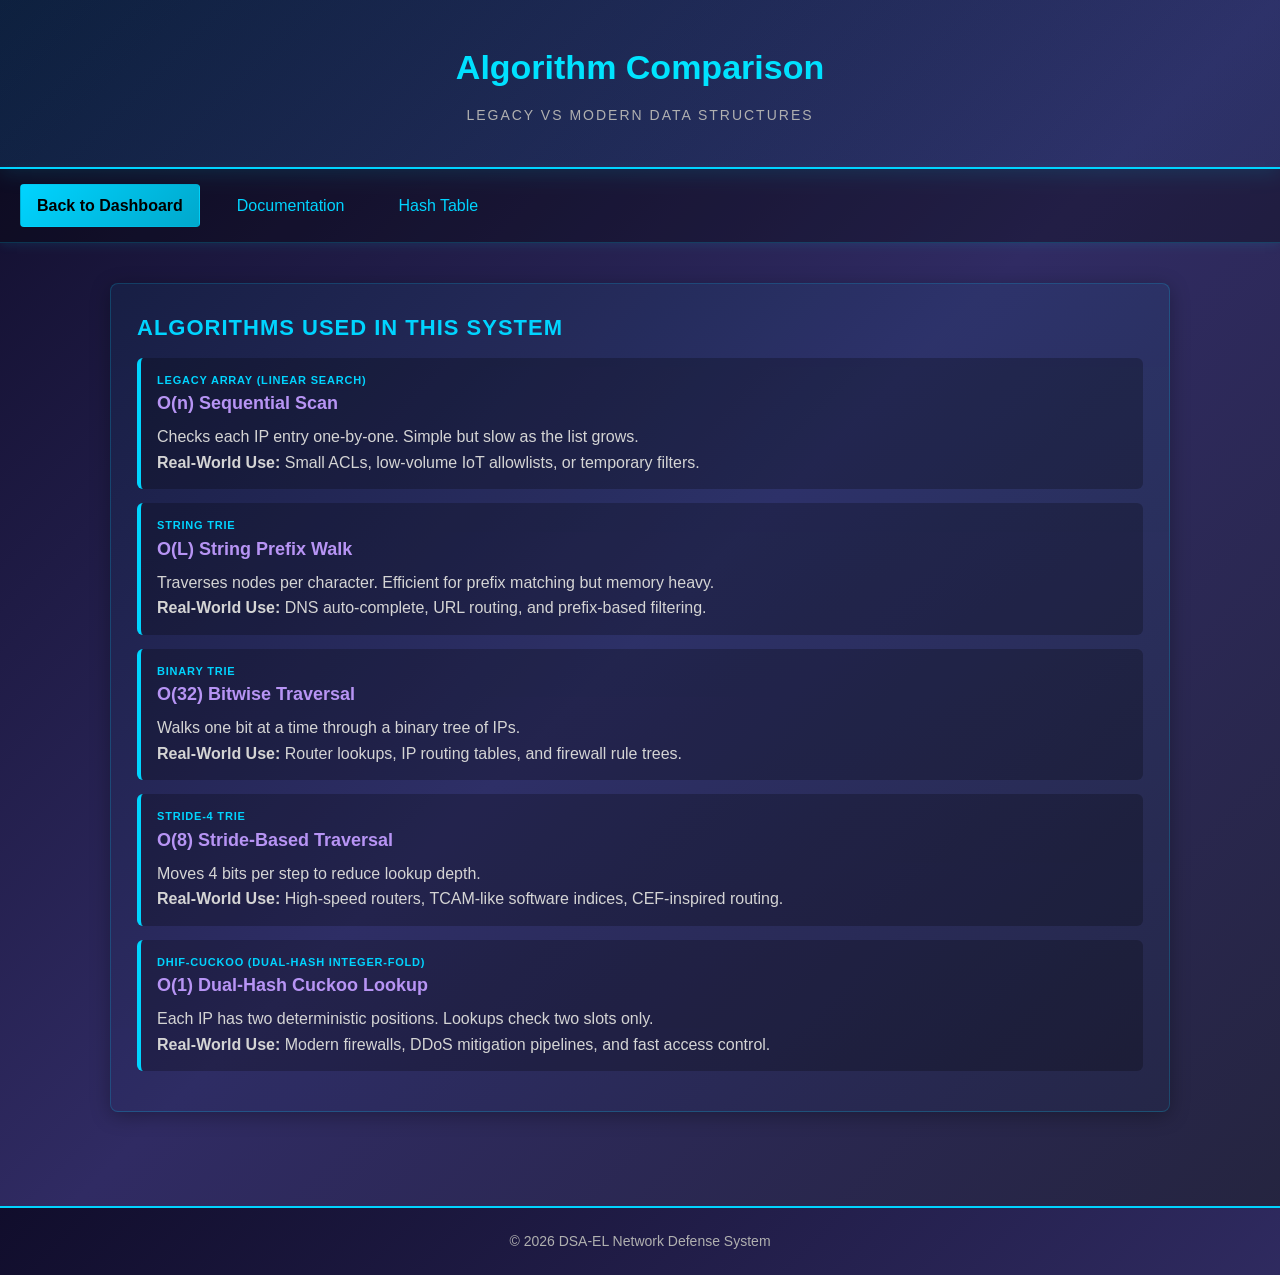
<file: templates/comparision.html>
<!DOCTYPE html>
<html lang="en">
<head>
    <meta charset="UTF-8">
    <meta name="viewport" content="width=device-width, initial-scale=1.0">
    <title>Algorithm Comparison - DSA-EL</title>
    <style>
        * { margin: 0; padding: 0; box-sizing: border-box; }
        body {
            font-family: 'Segoe UI', Tahoma, Geneva, Verdana, sans-serif;
            background: linear-gradient(135deg, #0f0c29, #302b63, #24243e);
            color: #e0e0e0;
            line-height: 1.6;
            min-height: 100vh;
        }
        .header {
            background: linear-gradient(135deg, rgba(0, 212, 255, 0.1), rgba(0, 150, 200, 0.05));
            border-bottom: 2px solid #00d4ff;
            padding: 40px 20px;
            text-align: center;
            box-shadow: 0 4px 20px rgba(0, 212, 255, 0.2);
        }
        .header h1 {
            font-size: 34px;
            margin-bottom: 10px;
            font-weight: 700;
            background: linear-gradient(90deg, #00d4ff, #00e5ff, #00d4ff);
            -webkit-background-clip: text;
            -webkit-text-fill-color: transparent;
            background-clip: text;
        }
        .header p {
            font-size: 14px;
            color: #b0b0b0;
            text-transform: uppercase;
            letter-spacing: 2px;
        }
        .nav {
            background: rgba(0, 0, 0, 0.3);
            padding: 15px 20px;
            box-shadow: 0 2px 10px rgba(0, 212, 255, 0.1);
            display: flex;
            gap: 20px;
            align-items: center;
            border-bottom: 1px solid rgba(0, 212, 255, 0.2);
        }
        .nav a { color: #00d4ff; text-decoration: none; padding: 8px 16px; border-radius: 4px; transition: all 0.3s ease; font-weight: 500; border: 1px solid transparent; }
        .nav a:hover { background: rgba(0, 212, 255, 0.1); border-color: #00d4ff; box-shadow: 0 6px 16px rgba(0, 0, 0, 0.45); transform: translateY(-2px); }
        .nav a.home-btn { background: linear-gradient(135deg, #00d4ff, #00a8cc); color: #000; font-weight: 600; }
        .nav a.home-btn:hover { background: linear-gradient(135deg, #00e5ff, #00b3d9); }
        .container { max-width: 1100px; margin: 0 auto; padding: 40px 20px; }
        .section {
            background: linear-gradient(180deg, rgba(0, 212, 255, 0.05), rgba(0, 100, 150, 0.03));
            padding: 26px;
            margin-bottom: 24px;
            border-radius: 8px;
            border: 1px solid rgba(0, 212, 255, 0.2);
            box-shadow: 0 4px 20px rgba(0, 0, 0, 0.3);
        }
        .section h2 { color: #00d4ff; font-size: 22px; margin-bottom: 12px; text-transform: uppercase; letter-spacing: 1px; }
        .algo {
            border-left: 4px solid #00d4ff;
            padding: 14px 16px;
            margin-bottom: 14px;
            background: rgba(0, 0, 0, 0.25);
            border-radius: 6px;
        }
        .algo h3 { color: #b794f4; font-size: 18px; margin-bottom: 6px; }
        .algo p { color: #d4d4d4; }
        .label { color: #00d4ff; font-weight: 700; text-transform: uppercase; font-size: 11px; letter-spacing: 0.8px; }
        .footer { background: linear-gradient(135deg, rgba(15, 12, 41, 0.95), rgba(48, 43, 99, 0.9)); color: #b0b0b0; text-align: center; padding: 22px; margin-top: 30px; border-top: 2px solid #00d4ff; font-size: 14px; }
    </style>
</head>
<body>
    <div class="header">
        <h1>Algorithm Comparison</h1>
        <p>Legacy vs Modern Data Structures</p>
    </div>

    <div class="nav">
        <a href="/" class="home-btn">Back to Dashboard</a>
        <a href="/documentation">Documentation</a>
        <a href="/hashtable">Hash Table</a>
    </div>

    <div class="container">
        <div class="section">
            <h2>Algorithms Used in This System</h2>

            <div class="algo">
                <div class="label">Legacy Array (Linear Search)</div>
                <h3>O(n) Sequential Scan</h3>
                <p>Checks each IP entry one-by-one. Simple but slow as the list grows.</p>
                <p><strong>Real-World Use:</strong> Small ACLs, low-volume IoT allowlists, or temporary filters.</p>
            </div>

            <div class="algo">
                <div class="label">String Trie</div>
                <h3>O(L) String Prefix Walk</h3>
                <p>Traverses nodes per character. Efficient for prefix matching but memory heavy.</p>
                <p><strong>Real-World Use:</strong> DNS auto-complete, URL routing, and prefix-based filtering.</p>
            </div>

            <div class="algo">
                <div class="label">Binary Trie</div>
                <h3>O(32) Bitwise Traversal</h3>
                <p>Walks one bit at a time through a binary tree of IPs.</p>
                <p><strong>Real-World Use:</strong> Router lookups, IP routing tables, and firewall rule trees.</p>
            </div>

            <div class="algo">
                <div class="label">Stride-4 Trie</div>
                <h3>O(8) Stride-Based Traversal</h3>
                <p>Moves 4 bits per step to reduce lookup depth.</p>
                <p><strong>Real-World Use:</strong> High-speed routers, TCAM-like software indices, CEF-inspired routing.</p>
            </div>

            <div class="algo">
                <div class="label">DHIF-Cuckoo (Dual-Hash Integer-Fold)</div>
                <h3>O(1) Dual-Hash Cuckoo Lookup</h3>
                <p>Each IP has two deterministic positions. Lookups check two slots only.</p>
                <p><strong>Real-World Use:</strong> Modern firewalls, DDoS mitigation pipelines, and fast access control.</p>
            </div>
        </div>
    </div>

    <div class="footer">
        &copy; 2026 DSA-EL Network Defense System
    </div>
</body>
</html>
</file>
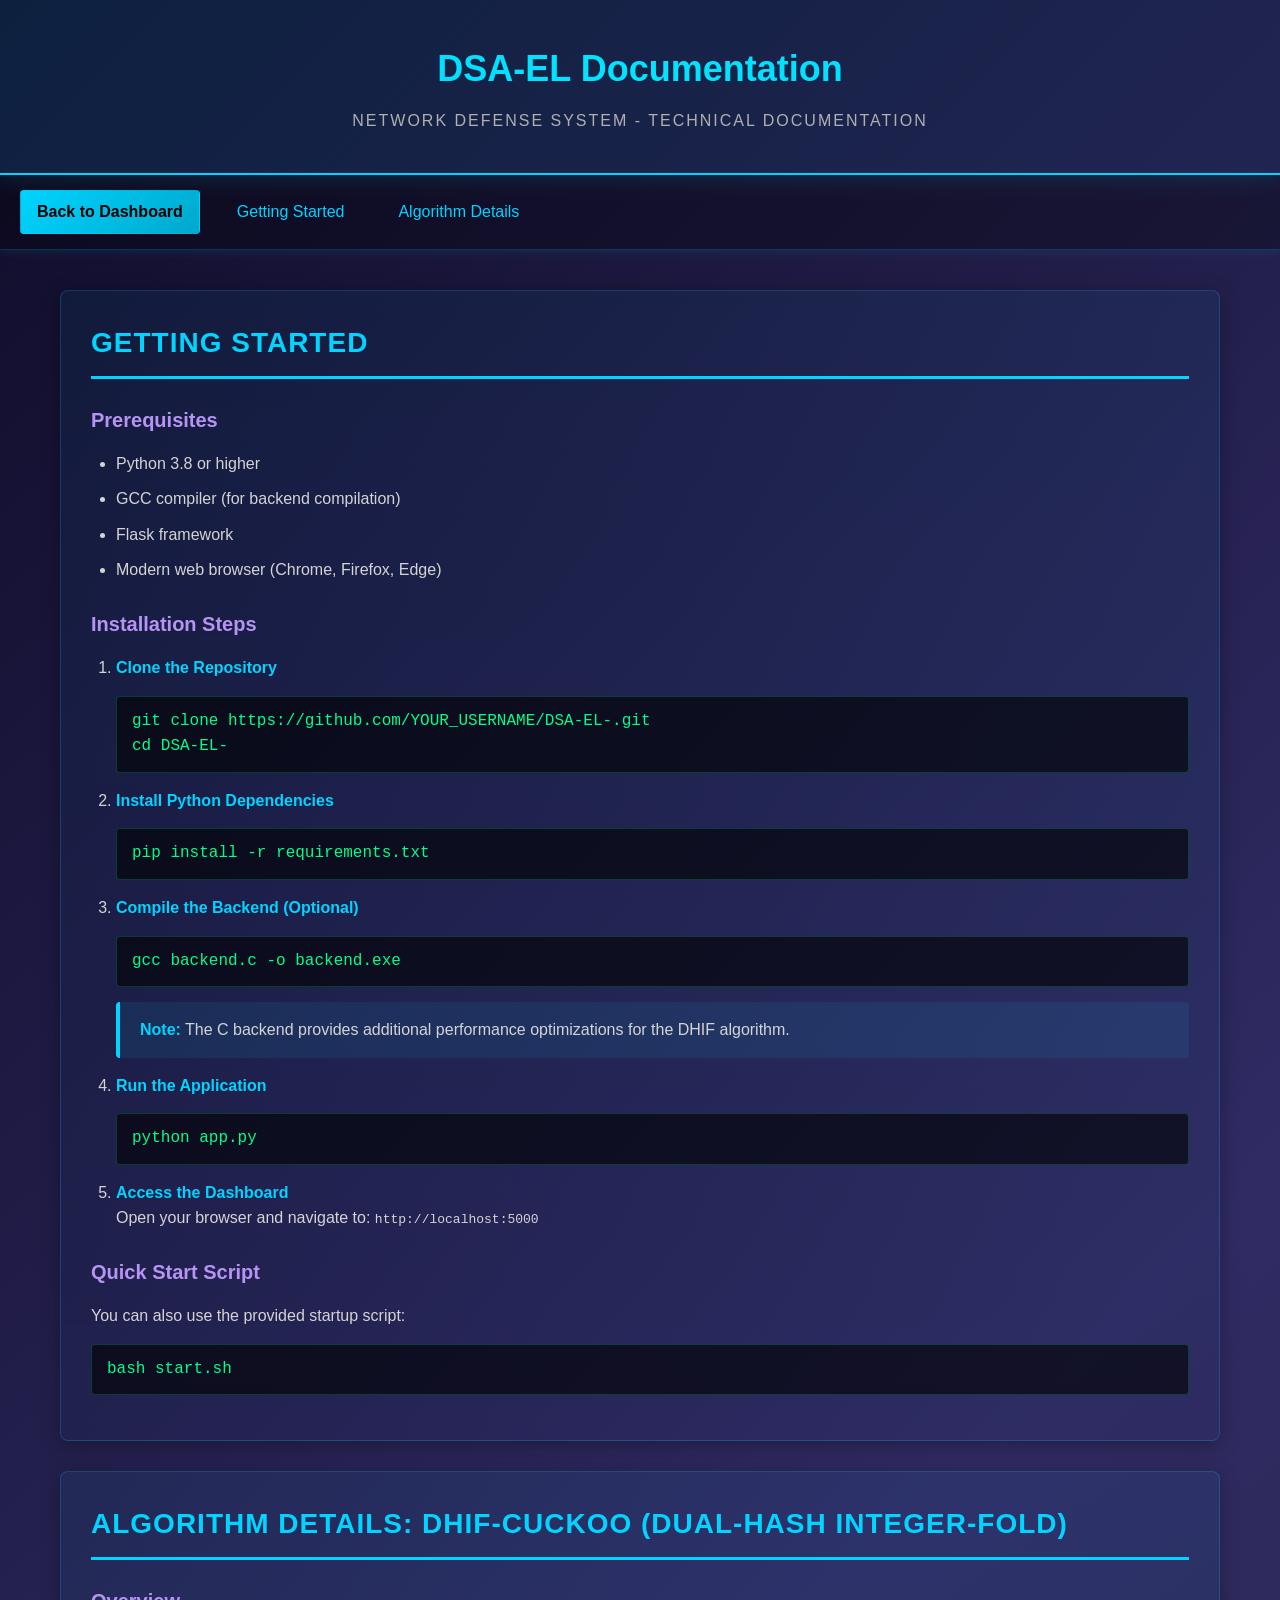
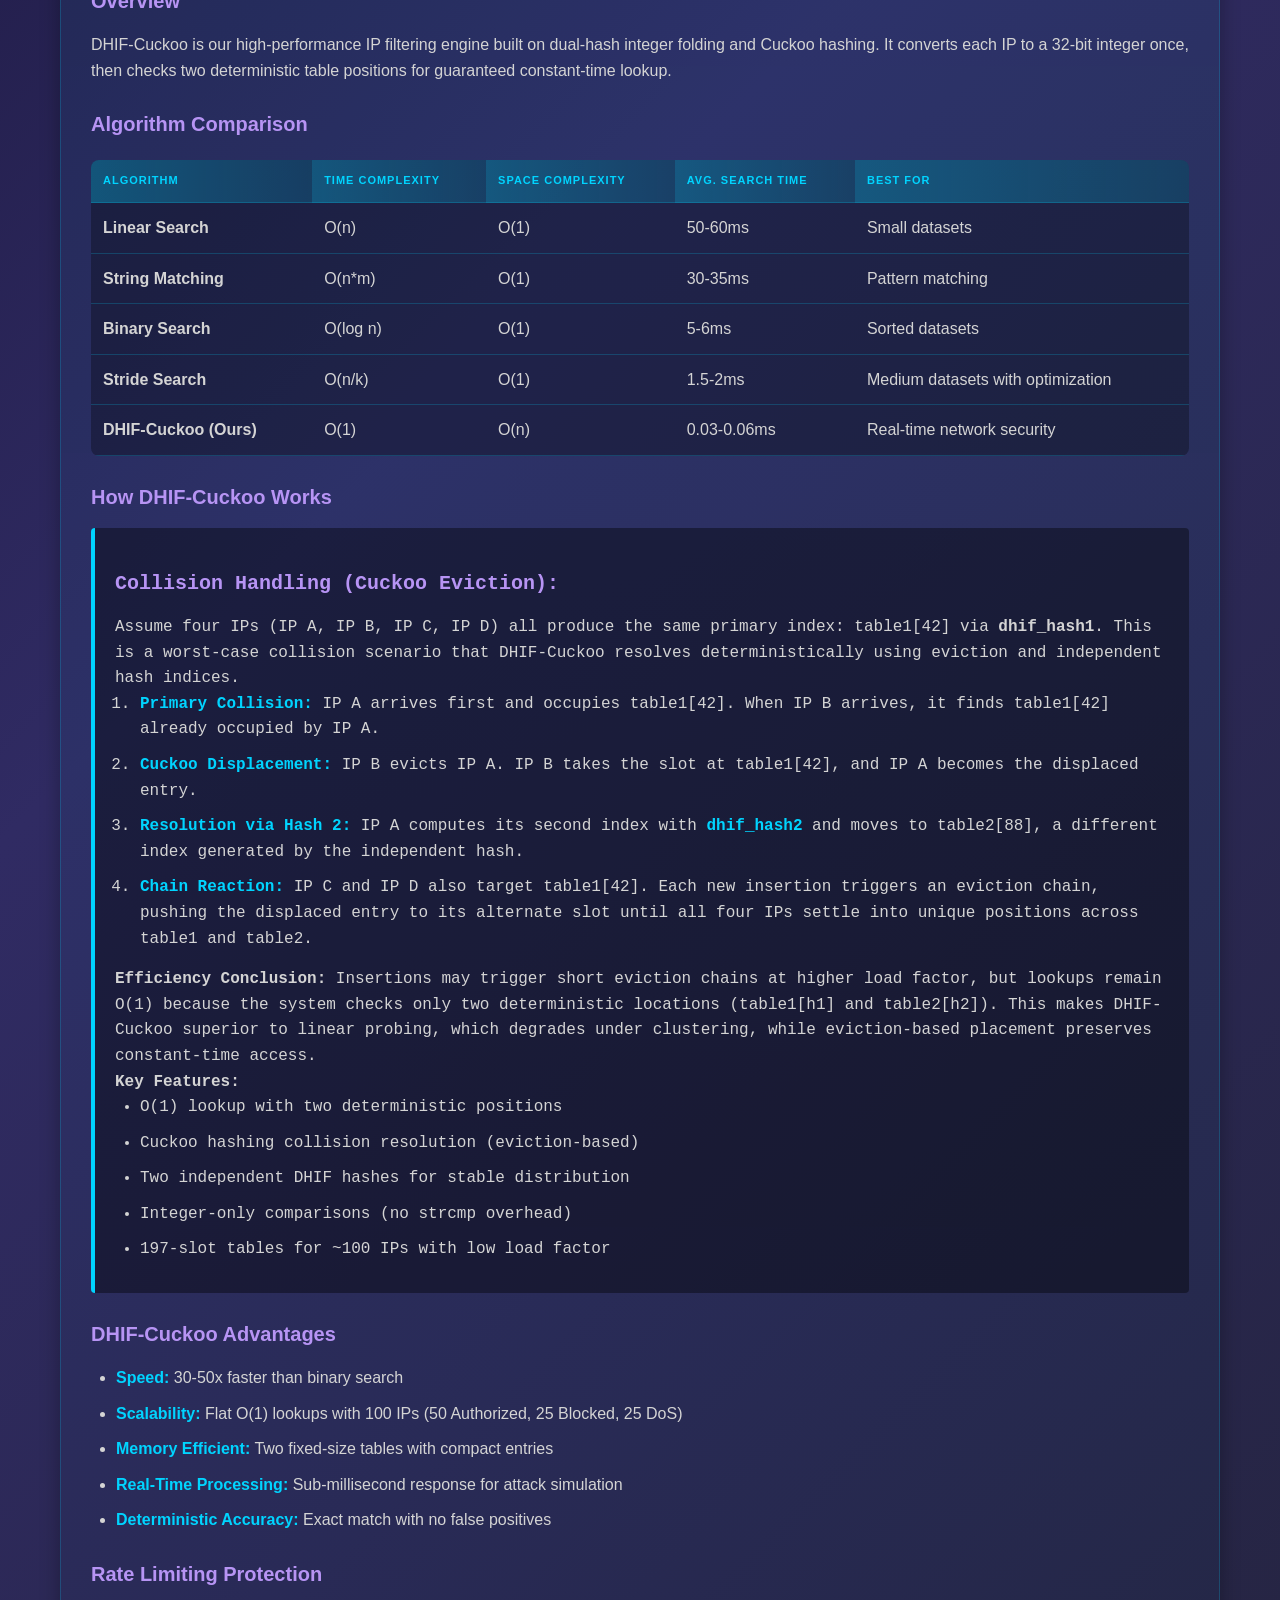
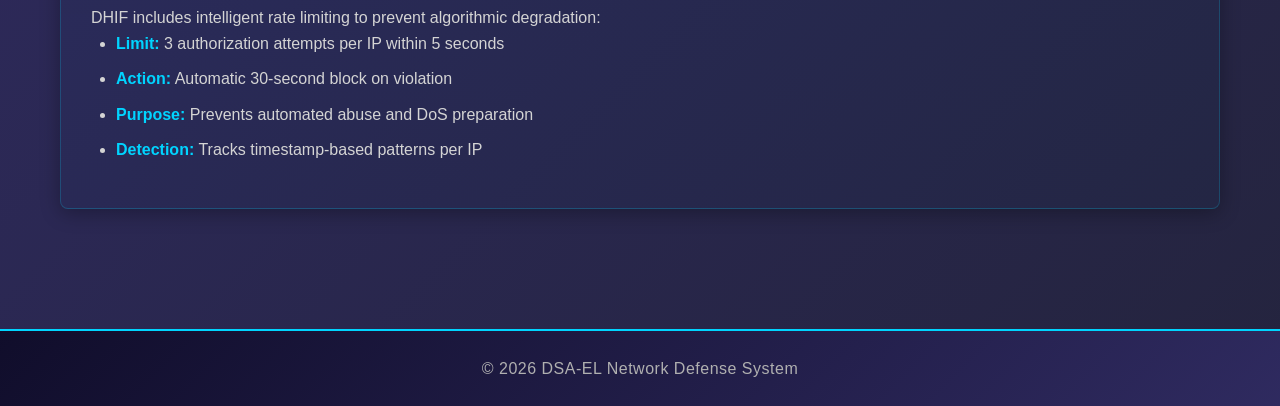
<file: templates/documentation.html>
<!DOCTYPE html>
<html lang="en">
<head>
    <meta charset="UTF-8">
    <meta name="viewport" content="width=device-width, initial-scale=1.0">
    <title>DSA-EL Documentation - Network Defense System</title>
    <style>
        * { margin: 0; padding: 0; box-sizing: border-box; }
        body { 
            font-family: 'Segoe UI', Tahoma, Geneva, Verdana, sans-serif;
            background: linear-gradient(135deg, #0f0c29, #302b63, #24243e);
            color: #e0e0e0;
            line-height: 1.6;
            min-height: 100vh;
        }
        .header {
            background: linear-gradient(135deg, rgba(0, 212, 255, 0.1), rgba(0, 150, 200, 0.05));
            border-bottom: 2px solid #00d4ff;
            padding: 40px 20px;
            text-align: center;
            box-shadow: 0 4px 20px rgba(0, 212, 255, 0.2);
        }
        .header h1 {
            font-size: 36px;
            margin-bottom: 10px;
            font-weight: 700;
            background: linear-gradient(90deg, #00d4ff, #00e5ff, #00d4ff);
            -webkit-background-clip: text;
            -webkit-text-fill-color: transparent;
            background-clip: text;
        }
        .header p {
            font-size: 16px;
            color: #b0b0b0;
            text-transform: uppercase;
            letter-spacing: 2px;
        }
        .nav {
            background: rgba(0, 0, 0, 0.3);
            padding: 15px 20px;
            box-shadow: 0 2px 10px rgba(0, 212, 255, 0.1);
            display: flex;
            gap: 20px;
            align-items: center;
            border-bottom: 1px solid rgba(0, 212, 255, 0.2);
        }
        .nav a { color: #00d4ff; text-decoration: none; padding: 8px 16px; border-radius: 4px; transition: all 0.3s ease; font-weight: 500; border: 1px solid transparent; }
        .nav a:hover { background: rgba(0, 212, 255, 0.1); border-color: #00d4ff; box-shadow: 0 6px 16px rgba(0, 0, 0, 0.45); transform: translateY(-2px); }
        .nav a.home-btn { background: linear-gradient(135deg, #00d4ff, #00a8cc); color: #000; font-weight: 600; }
        .nav a.home-btn:hover { background: linear-gradient(135deg, #00e5ff, #00b3d9); box-shadow: 0 6px 16px rgba(0, 0, 0, 0.45); transform: translateY(-2px); }
        .container {
            max-width: 1200px;
            margin: 0 auto;
            padding: 40px 20px;
        }
        .section {
            background: linear-gradient(180deg, rgba(0, 212, 255, 0.05), rgba(0, 100, 150, 0.03));
            padding: 30px;
            margin-bottom: 30px;
            border-radius: 8px;
            border: 1px solid rgba(0, 212, 255, 0.2);
            box-shadow: 0 4px 20px rgba(0, 0, 0, 0.3);
        }
        .section h2 { color: #00d4ff; font-size: 28px; margin-bottom: 20px; border-bottom: 3px solid #00d4ff; padding-bottom: 10px; text-transform: uppercase; letter-spacing: 1px; }
        .section h3 { color: #b794f4; font-size: 20px; margin: 25px 0 15px; }
        .section p, li { color: #d4d4d4; }
        .code-block, .command { background: rgba(0, 0, 0, 0.4); border-left: 4px solid #00d4ff; padding: 15px 20px; margin: 15px 0; font-family: 'Courier New', monospace; overflow-x: auto; border-radius: 4px; }
        .command { background: rgba(0, 0, 0, 0.6); color: #00ff88; padding: 12px 15px; border: 1px solid rgba(0, 255, 136, 0.2); display: block; }
        .code-block { color: #00ff88; }
        ul, ol { margin: 0 0 15px 25px; }
        li { margin-bottom: 10px; }
        li strong { color: #00d4ff; }
        .info-box {
            background: rgba(0, 212, 255, 0.08);
            border-left: 4px solid #00d4ff;
            padding: 15px 20px;
            margin: 15px 0;
            border-radius: 4px;
        }
        .algorithm-table {
            width: 100%;
            border-collapse: collapse;
            margin: 20px 0;
            background: rgba(0, 0, 0, 0.3);
            border-radius: 8px;
            overflow: hidden;
        }
        .algorithm-table th,
        .algorithm-table td {
            padding: 12px;
            text-align: left;
            border-bottom: 1px solid rgba(0, 212, 255, 0.2);
        }
        .algorithm-table th {
            background: linear-gradient(90deg, rgba(0, 212, 255, 0.3), rgba(0, 180, 220, 0.2));
            color: #00d4ff;
            font-weight: 700;
            text-transform: uppercase;
            font-size: 11px;
            letter-spacing: 1px;
        }
        .algorithm-table td {
            color: #d4d4d4;
        }
        .algorithm-table tr:hover {
            background: rgba(0, 212, 255, 0.05);
        }
        .footer { background: linear-gradient(135deg, rgba(15, 12, 41, 0.95), rgba(48, 43, 99, 0.9)); color: #b0b0b0; text-align: center; padding: 25px; margin-top: 50px; border-top: 2px solid #00d4ff; font-size: 16px; font-weight: 500; letter-spacing: 0.5px; }
    </style>
</head>
<body>
    <div class="header">
        <h1>DSA-EL Documentation</h1>
        <p>Network Defense System - Technical Documentation</p>
    </div>

    <div class="nav">
        <a href="/" class="home-btn">Back to Dashboard</a>
        <a href="#getting-started">Getting Started</a>
        <a href="#algorithm">Algorithm Details</a>
    </div>

    <div class="container">
        <!-- GETTING STARTED -->
        <div class="section" id="getting-started">
            <h2>Getting Started</h2>
            
            <h3>Prerequisites</h3>
            <ul>
                <li>Python 3.8 or higher</li>
                <li>GCC compiler (for backend compilation)</li>
                <li>Flask framework</li>
                <li>Modern web browser (Chrome, Firefox, Edge)</li>
            </ul>

            <h3>Installation Steps</h3>
            <ol>
                <li>
                    <strong>Clone the Repository</strong>
                    <code class="command">git clone https://github.com/YOUR_USERNAME/DSA-EL-.git<br>cd DSA-EL-</code>
                </li>
                <li>
                    <strong>Install Python Dependencies</strong>
                    <code class="command">pip install -r requirements.txt</code>
                </li>
                <li>
                    <strong>Compile the Backend (Optional)</strong>
                    <code class="command">gcc backend.c -o backend.exe</code>
                    <div class="info-box">
                        <strong>Note:</strong> The C backend provides additional performance optimizations for the DHIF algorithm.
                    </div>
                </li>
                <li>
                    <strong>Run the Application</strong>
                    <code class="command">python app.py</code>
                </li>
                <li>
                    <strong>Access the Dashboard</strong>
                    <p>Open your browser and navigate to: <code>http://localhost:5000</code></p>
                </li>
            </ol>

            <h3>Quick Start Script</h3>
            <p>You can also use the provided startup script:</p>
            <code class="command">bash start.sh</code>
        </div>

        <!-- ALGORITHM DETAILS -->
        <div class="section" id="algorithm">
            <h2>Algorithm Details: DHIF-Cuckoo (Dual-Hash Integer-Fold)</h2>
            
            <h3>Overview</h3>
            <p>DHIF-Cuckoo is our high-performance IP filtering engine built on dual-hash integer folding and Cuckoo hashing. It converts each IP to a 32-bit integer once, then checks two deterministic table positions for guaranteed constant-time lookup.</p>

            <h3>Algorithm Comparison</h3>
            <table class="algorithm-table">
                <thead>
                    <tr>
                        <th>Algorithm</th>
                        <th>Time Complexity</th>
                        <th>Space Complexity</th>
                        <th>Avg. Search Time</th>
                        <th>Best For</th>
                    </tr>
                </thead>
                <tbody>
                    <tr>
                        <td><strong>Linear Search</strong></td>
                        <td>O(n)</td>
                        <td>O(1)</td>
                        <td>50-60ms</td>
                        <td>Small datasets</td>
                    </tr>
                    <tr>
                        <td><strong>String Matching</strong></td>
                        <td>O(n*m)</td>
                        <td>O(1)</td>
                        <td>30-35ms</td>
                        <td>Pattern matching</td>
                    </tr>
                    <tr>
                        <td><strong>Binary Search</strong></td>
                        <td>O(log n)</td>
                        <td>O(1)</td>
                        <td>5-6ms</td>
                        <td>Sorted datasets</td>
                    </tr>
                    <tr>
                        <td><strong>Stride Search</strong></td>
                        <td>O(n/k)</td>
                        <td>O(1)</td>
                        <td>1.5-2ms</td>
                        <td>Medium datasets with optimization</td>
                    </tr>
                    <tr>
                        <td><strong>DHIF-Cuckoo (Ours)</strong></td>
                        <td>O(1)</td>
                        <td>O(n)</td>
                        <td>0.03-0.06ms</td>
                        <td>Real-time network security</td>
                    </tr>
                </tbody>
            </table>

                <h3>How DHIF-Cuckoo Works</h3>
            <div class="code-block">
                <h3>Collision Handling (Cuckoo Eviction):</h3>
            <p>Assume four IPs (IP A, IP B, IP C, IP D) all produce the same primary index: table1[42] via <strong>dhif_hash1</strong>. This is a worst-case collision scenario that DHIF-Cuckoo resolves deterministically using eviction and independent hash indices.</p>
            <ol>
                <li><strong>Primary Collision:</strong> IP A arrives first and occupies table1[42]. When IP B arrives, it finds table1[42] already occupied by IP A.</li>
                <li><strong>Cuckoo Displacement:</strong> IP B evicts IP A. IP B takes the slot at table1[42], and IP A becomes the displaced entry.</li>
                <li><strong>Resolution via Hash 2:</strong> IP A computes its second index with <strong>dhif_hash2</strong> and moves to table2[88], a different index generated by the independent hash.</li>
                <li><strong>Chain Reaction:</strong> IP C and IP D also target table1[42]. Each new insertion triggers an eviction chain, pushing the displaced entry to its alternate slot until all four IPs settle into unique positions across table1 and table2.</li>
            </ol>
            <p><strong>Efficiency Conclusion:</strong> Insertions may trigger short eviction chains at higher load factor, but lookups remain O(1) because the system checks only two deterministic locations (table1[h1] and table2[h2]). This makes DHIF-Cuckoo superior to linear probing, which degrades under clustering, while eviction-based placement preserves constant-time access.</p>
                <p><strong>Key Features:</strong></p>
                <ul>
                    <li>O(1) lookup with two deterministic positions</li>
                    <li>Cuckoo hashing collision resolution (eviction-based)</li>
                    <li>Two independent DHIF hashes for stable distribution</li>
                    <li>Integer-only comparisons (no strcmp overhead)</li>
                    <li>197-slot tables for ~100 IPs with low load factor</li>
                </ul>
                </div>

            <h3>DHIF-Cuckoo Advantages</h3>
            <ul>
                <li><strong>Speed:</strong> 30-50x faster than binary search</li>
                <li><strong>Scalability:</strong> Flat O(1) lookups with 100 IPs (50 Authorized, 25 Blocked, 25 DoS)</li>
                <li><strong>Memory Efficient:</strong> Two fixed-size tables with compact entries</li>
                <li><strong>Real-Time Processing:</strong> Sub-millisecond response for attack simulation</li>
                <li><strong>Deterministic Accuracy:</strong> Exact match with no false positives</li>
            </ul>

            <h3>Rate Limiting Protection</h3>
            <p>DHIF includes intelligent rate limiting to prevent algorithmic degradation:</p>
            <ul>
                <li><strong>Limit:</strong> 3 authorization attempts per IP within 5 seconds</li>
                <li><strong>Action:</strong> Automatic 30-second block on violation</li>
                <li><strong>Purpose:</strong> Prevents automated abuse and DoS preparation</li>
                <li><strong>Detection:</strong> Tracks timestamp-based patterns per IP</li>
            </ul>
        </div>
    </div>

    <div class="footer">
        &copy; 2026 DSA-EL Network Defense System
    </div>
</body>
</html>
</file>
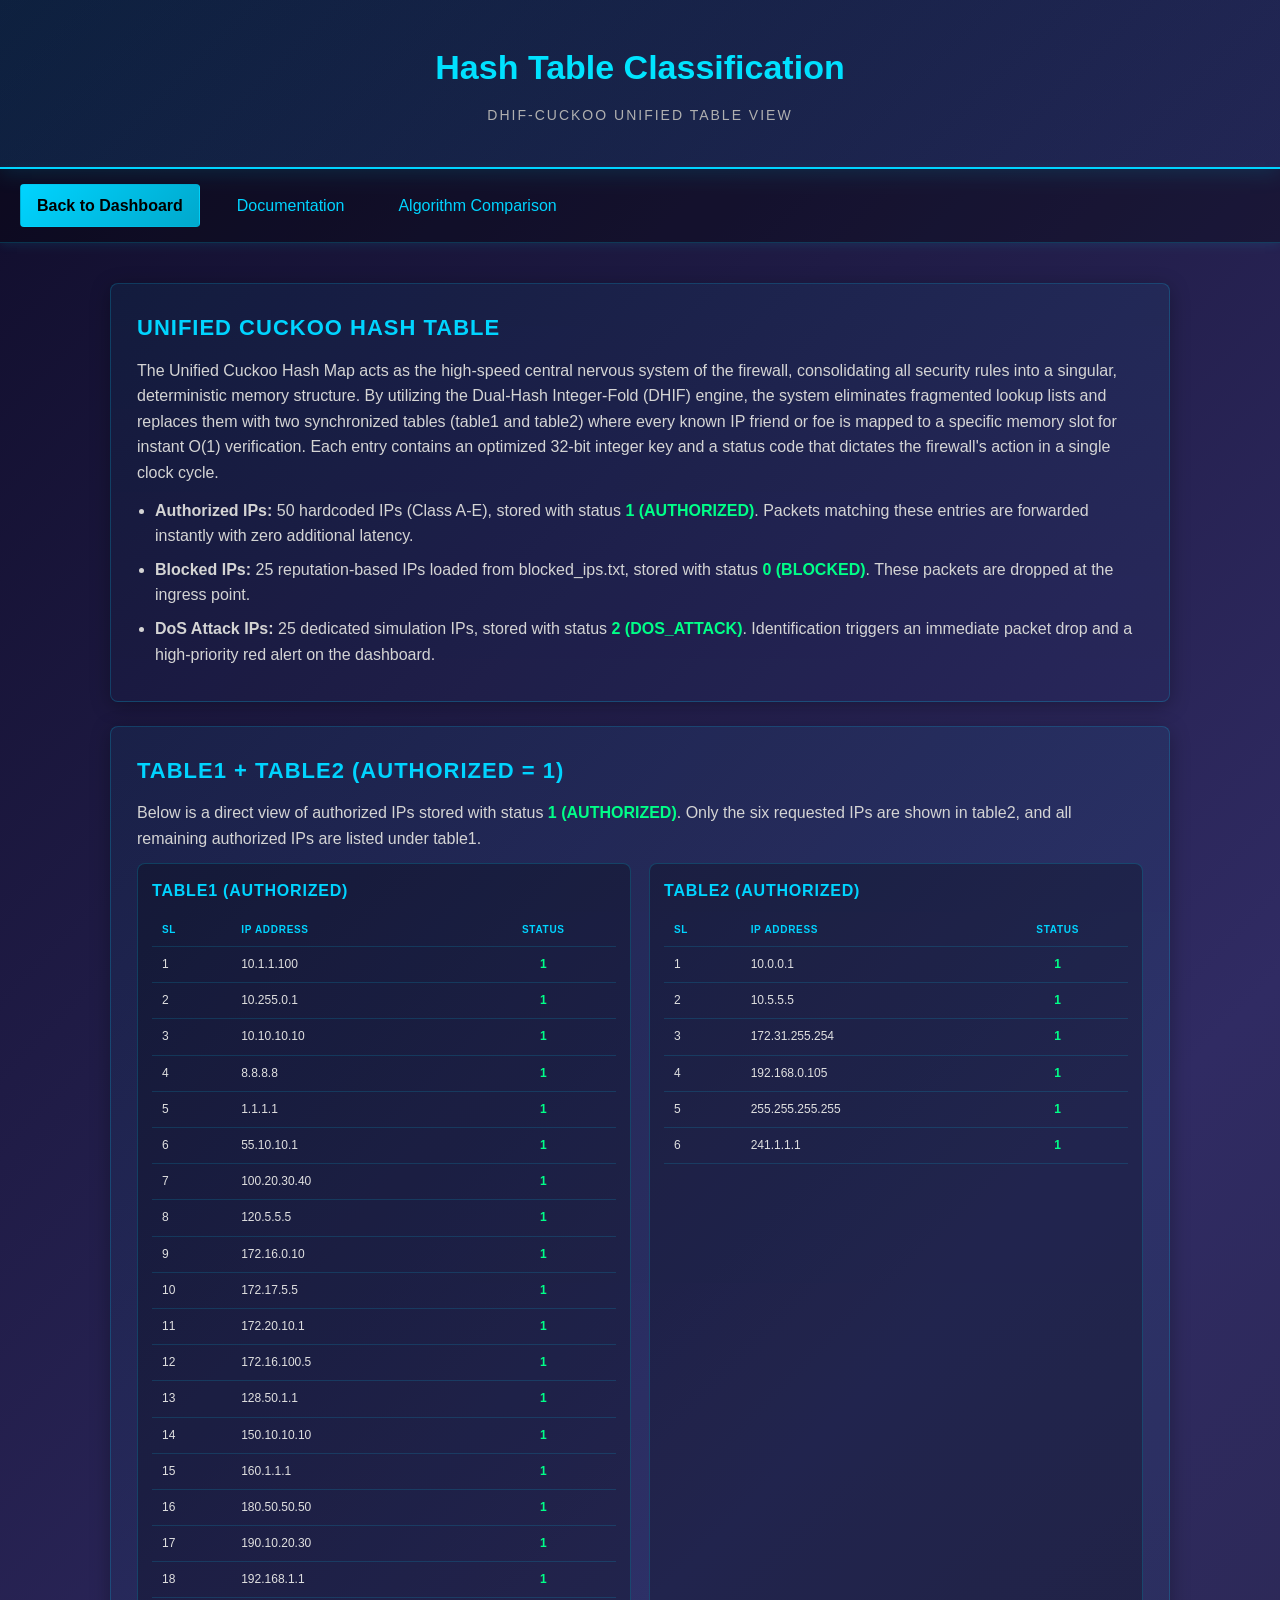
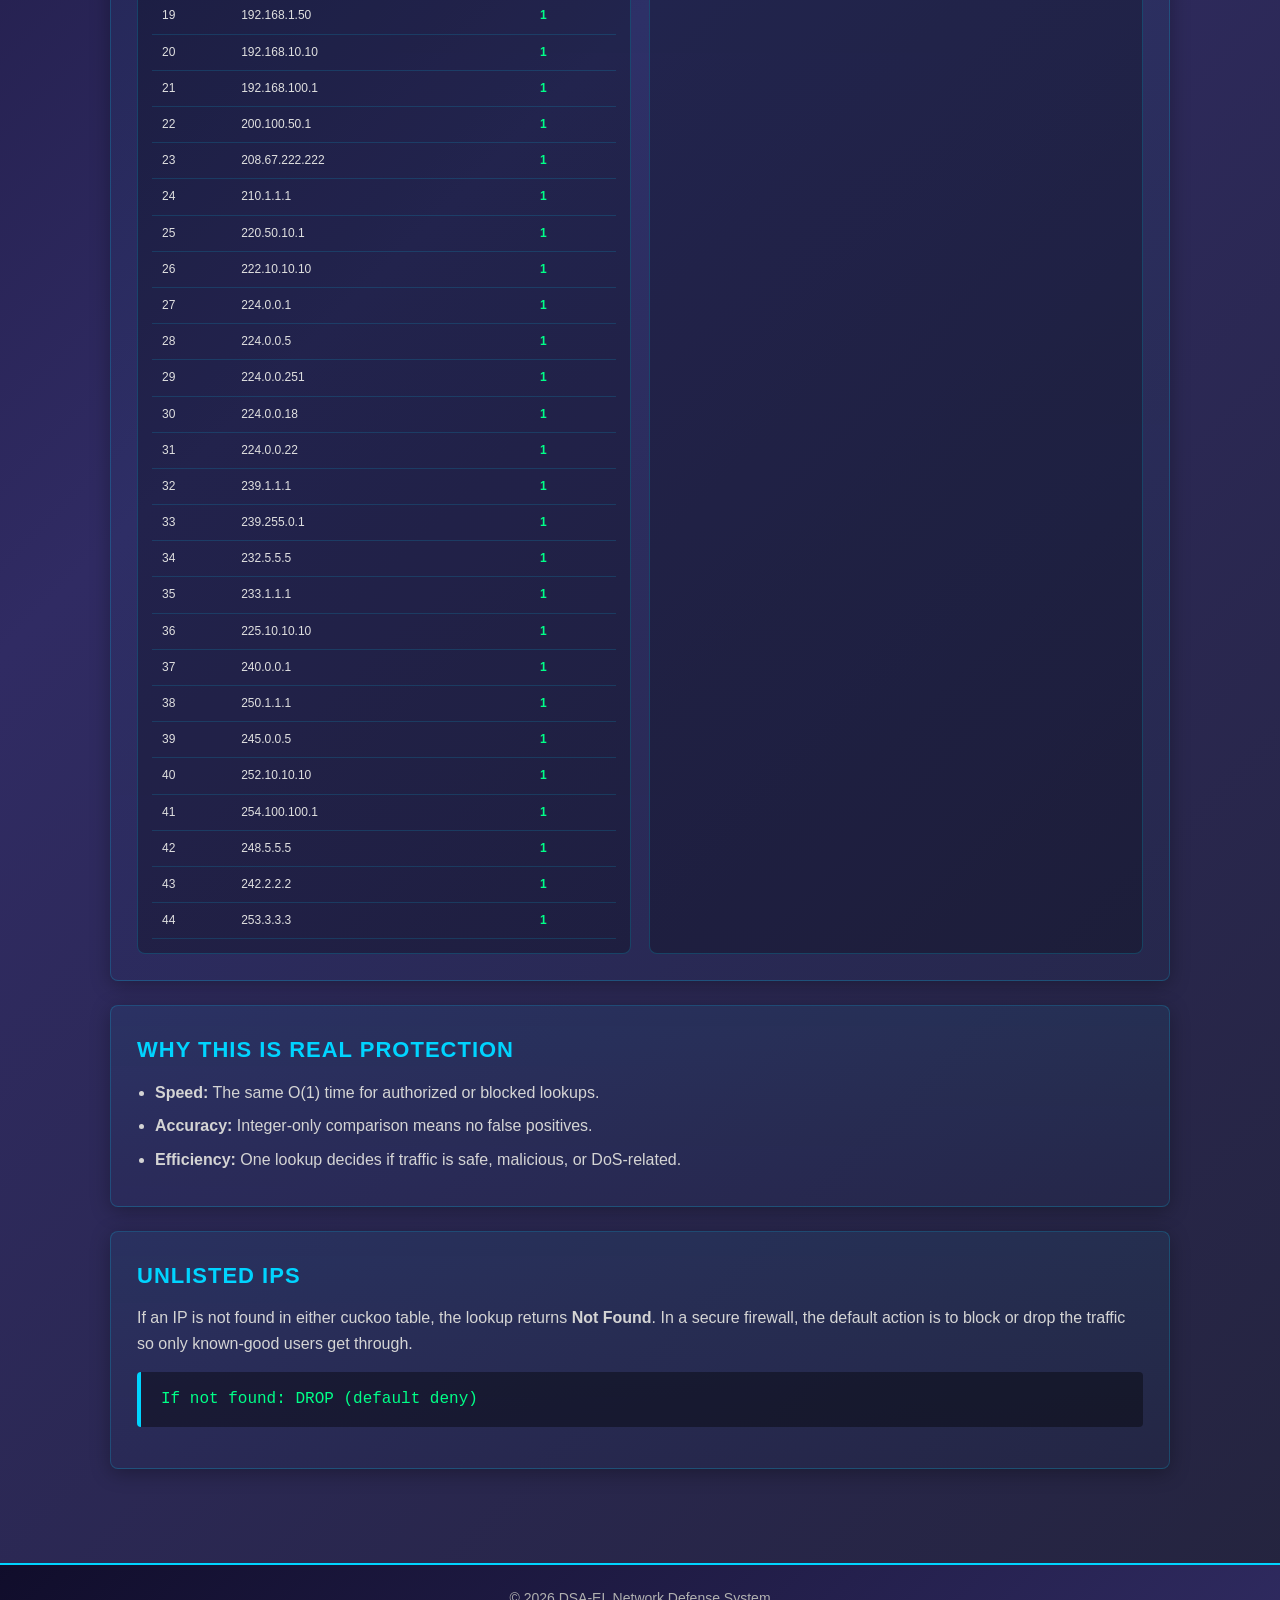
<file: templates/hashtable.html>
<!DOCTYPE html>
<html lang="en">
<head>
    <meta charset="UTF-8">
    <meta name="viewport" content="width=device-width, initial-scale=1.0">
    <title>Hash Table Classification - DSA-EL</title>
    <style>
        * { margin: 0; padding: 0; box-sizing: border-box; }
        body {
            font-family: 'Segoe UI', Tahoma, Geneva, Verdana, sans-serif;
            background: linear-gradient(135deg, #0f0c29, #302b63, #24243e);
            color: #e0e0e0;
            line-height: 1.6;
            min-height: 100vh;
        }
        .header {
            background: linear-gradient(135deg, rgba(0, 212, 255, 0.1), rgba(0, 150, 200, 0.05));
            border-bottom: 2px solid #00d4ff;
            padding: 40px 20px;
            text-align: center;
            box-shadow: 0 4px 20px rgba(0, 212, 255, 0.2);
        }
        .header h1 {
            font-size: 34px;
            margin-bottom: 10px;
            font-weight: 700;
            background: linear-gradient(90deg, #00d4ff, #00e5ff, #00d4ff);
            -webkit-background-clip: text;
            -webkit-text-fill-color: transparent;
            background-clip: text;
        }
        .header p {
            font-size: 14px;
            color: #b0b0b0;
            text-transform: uppercase;
            letter-spacing: 2px;
        }
        .nav {
            background: rgba(0, 0, 0, 0.3);
            padding: 15px 20px;
            box-shadow: 0 2px 10px rgba(0, 212, 255, 0.1);
            display: flex;
            gap: 20px;
            align-items: center;
            border-bottom: 1px solid rgba(0, 212, 255, 0.2);
        }
        .nav a { color: #00d4ff; text-decoration: none; padding: 8px 16px; border-radius: 4px; transition: all 0.3s ease; font-weight: 500; border: 1px solid transparent; }
        .nav a:hover { background: rgba(0, 212, 255, 0.1); border-color: #00d4ff; box-shadow: 0 6px 16px rgba(0, 0, 0, 0.45); transform: translateY(-2px); }
        .nav a.home-btn { background: linear-gradient(135deg, #00d4ff, #00a8cc); color: #000; font-weight: 600; }
        .nav a.home-btn:hover { background: linear-gradient(135deg, #00e5ff, #00b3d9); }
        .container { max-width: 1100px; margin: 0 auto; padding: 40px 20px; }
        .section {
            background: linear-gradient(180deg, rgba(0, 212, 255, 0.05), rgba(0, 100, 150, 0.03));
            padding: 26px;
            margin-bottom: 24px;
            border-radius: 8px;
            border: 1px solid rgba(0, 212, 255, 0.2);
            box-shadow: 0 4px 20px rgba(0, 0, 0, 0.3);
        }
        .section h2 { color: #00d4ff; font-size: 22px; margin-bottom: 12px; text-transform: uppercase; letter-spacing: 1px; }
        .section p { color: #d4d4d4; margin-bottom: 12px; }
        .list { margin: 12px 0 0 18px; }
        .list li { margin-bottom: 8px; color: #d4d4d4; }
        .highlight { color: #00ff88; font-weight: 700; }
        .code-block {
            background: rgba(0, 0, 0, 0.4);
            border-left: 4px solid #00d4ff;
            padding: 15px 20px;
            margin: 15px 0;
            font-family: 'Courier New', monospace;
            overflow-x: auto;
            border-radius: 4px;
            color: #00ff88;
        }
        .table-grid {
            display: grid;
            grid-template-columns: repeat(auto-fit, minmax(320px, 1fr));
            gap: 18px;
        }
        .table-card {
            background: rgba(0, 0, 0, 0.25);
            border: 1px solid rgba(0, 212, 255, 0.2);
            border-radius: 8px;
            padding: 14px;
        }
        .table-title {
            color: #00d4ff;
            font-size: 16px;
            font-weight: 700;
            margin-bottom: 10px;
            text-transform: uppercase;
            letter-spacing: 0.8px;
        }
        table {
            width: 100%;
            border-collapse: collapse;
            font-size: 12px;
        }
        th, td {
            padding: 8px 10px;
            border-bottom: 1px solid rgba(0, 212, 255, 0.15);
            text-align: left;
        }
        .table-card table th:nth-child(3),
        .table-card table td:nth-child(3) {
            text-align: center;
        }
        th {
            color: #00d4ff;
            text-transform: uppercase;
            font-size: 10px;
            letter-spacing: 0.7px;
        }
        td.status { color: #00ff88; font-weight: 700; text-align: center; }
        .footer { background: linear-gradient(135deg, rgba(15, 12, 41, 0.95), rgba(48, 43, 99, 0.9)); color: #b0b0b0; text-align: center; padding: 22px; margin-top: 30px; border-top: 2px solid #00d4ff; font-size: 14px; }
    </style>
</head>
<body>
    <div class="header">
        <h1>Hash Table Classification</h1>
        <p>DHIF-Cuckoo Unified Table View</p>
    </div>

    <div class="nav">
        <a href="/" class="home-btn">Back to Dashboard</a>
        <a href="/documentation">Documentation</a>
        <a href="/comparision">Algorithm Comparison</a>
    </div>

    <div class="container">
        <div class="section">
            <h2>Unified Cuckoo Hash Table</h2>
            <p>The Unified Cuckoo Hash Map acts as the high-speed central nervous system of the firewall, consolidating all security rules into a singular, deterministic memory structure. By utilizing the Dual-Hash Integer-Fold (DHIF) engine, the system eliminates fragmented lookup lists and replaces them with two synchronized tables (table1 and table2) where every known IP friend or foe is mapped to a specific memory slot for instant O(1) verification. Each entry contains an optimized 32-bit integer key and a status code that dictates the firewall's action in a single clock cycle.</p>
            <ul class="list">
                <li><strong>Authorized IPs:</strong> 50 hardcoded IPs (Class A-E), stored with status <span class="highlight">1 (AUTHORIZED)</span>. Packets matching these entries are forwarded instantly with zero additional latency.</li>
                <li><strong>Blocked IPs:</strong> 25 reputation-based IPs loaded from blocked_ips.txt, stored with status <span class="highlight">0 (BLOCKED)</span>. These packets are dropped at the ingress point.</li>
                <li><strong>DoS Attack IPs:</strong> 25 dedicated simulation IPs, stored with status <span class="highlight">2 (DOS_ATTACK)</span>. Identification triggers an immediate packet drop and a high-priority red alert on the dashboard.</li>
            </ul>
        </div>

        <div class="section">
            <h2>Table1 + Table2 (Authorized = 1)</h2>
            <p>Below is a direct view of authorized IPs stored with status <span class="highlight">1 (AUTHORIZED)</span>. Only the six requested IPs are shown in table2, and all remaining authorized IPs are listed under table1.</p>
            <div class="table-grid">
                <div class="table-card">
                    <div class="table-title">table1 (Authorized)</div>
                    <table>
                        <thead>
                            <tr>
                                <th>SL</th>
                                <th>IP Address</th>
                                <th>Status</th>
                            </tr>
                        </thead>
                        <tbody>
                            <tr><td>1</td><td>10.1.1.100</td><td class="status">1</td></tr>
                            <tr><td>2</td><td>10.255.0.1</td><td class="status">1</td></tr>
                            <tr><td>3</td><td>10.10.10.10</td><td class="status">1</td></tr>
                            <tr><td>4</td><td>8.8.8.8</td><td class="status">1</td></tr>
                            <tr><td>5</td><td>1.1.1.1</td><td class="status">1</td></tr>
                            <tr><td>6</td><td>55.10.10.1</td><td class="status">1</td></tr>
                            <tr><td>7</td><td>100.20.30.40</td><td class="status">1</td></tr>
                            <tr><td>8</td><td>120.5.5.5</td><td class="status">1</td></tr>
                            <tr><td>9</td><td>172.16.0.10</td><td class="status">1</td></tr>
                            <tr><td>10</td><td>172.17.5.5</td><td class="status">1</td></tr>
                            <tr><td>11</td><td>172.20.10.1</td><td class="status">1</td></tr>
                            <tr><td>12</td><td>172.16.100.5</td><td class="status">1</td></tr>
                            <tr><td>13</td><td>128.50.1.1</td><td class="status">1</td></tr>
                            <tr><td>14</td><td>150.10.10.10</td><td class="status">1</td></tr>
                            <tr><td>15</td><td>160.1.1.1</td><td class="status">1</td></tr>
                            <tr><td>16</td><td>180.50.50.50</td><td class="status">1</td></tr>
                            <tr><td>17</td><td>190.10.20.30</td><td class="status">1</td></tr>
                            <tr><td>18</td><td>192.168.1.1</td><td class="status">1</td></tr>
                            <tr><td>19</td><td>192.168.1.50</td><td class="status">1</td></tr>
                            <tr><td>20</td><td>192.168.10.10</td><td class="status">1</td></tr>
                            <tr><td>21</td><td>192.168.100.1</td><td class="status">1</td></tr>
                            <tr><td>22</td><td>200.100.50.1</td><td class="status">1</td></tr>
                            <tr><td>23</td><td>208.67.222.222</td><td class="status">1</td></tr>
                            <tr><td>24</td><td>210.1.1.1</td><td class="status">1</td></tr>
                            <tr><td>25</td><td>220.50.10.1</td><td class="status">1</td></tr>
                            <tr><td>26</td><td>222.10.10.10</td><td class="status">1</td></tr>
                            <tr><td>27</td><td>224.0.0.1</td><td class="status">1</td></tr>
                            <tr><td>28</td><td>224.0.0.5</td><td class="status">1</td></tr>
                            <tr><td>29</td><td>224.0.0.251</td><td class="status">1</td></tr>
                            <tr><td>30</td><td>224.0.0.18</td><td class="status">1</td></tr>
                            <tr><td>31</td><td>224.0.0.22</td><td class="status">1</td></tr>
                            <tr><td>32</td><td>239.1.1.1</td><td class="status">1</td></tr>
                            <tr><td>33</td><td>239.255.0.1</td><td class="status">1</td></tr>
                            <tr><td>34</td><td>232.5.5.5</td><td class="status">1</td></tr>
                            <tr><td>35</td><td>233.1.1.1</td><td class="status">1</td></tr>
                            <tr><td>36</td><td>225.10.10.10</td><td class="status">1</td></tr>
                            <tr><td>37</td><td>240.0.0.1</td><td class="status">1</td></tr>
                            <tr><td>38</td><td>250.1.1.1</td><td class="status">1</td></tr>
                            <tr><td>39</td><td>245.0.0.5</td><td class="status">1</td></tr>
                            <tr><td>40</td><td>252.10.10.10</td><td class="status">1</td></tr>
                            <tr><td>41</td><td>254.100.100.1</td><td class="status">1</td></tr>
                            <tr><td>42</td><td>248.5.5.5</td><td class="status">1</td></tr>
                            <tr><td>43</td><td>242.2.2.2</td><td class="status">1</td></tr>
                            <tr><td>44</td><td>253.3.3.3</td><td class="status">1</td></tr>
                        </tbody>
                    </table>
                </div>
                <div class="table-card">
                    <div class="table-title">table2 (Authorized)</div>
                    <table>
                        <thead>
                            <tr>
                                <th>SL</th>
                                <th>IP Address</th>
                                <th>Status</th>
                            </tr>
                        </thead>
                        <tbody>
                            <tr><td>1</td><td>10.0.0.1</td><td class="status">1</td></tr>
                            <tr><td>2</td><td>10.5.5.5</td><td class="status">1</td></tr>
                            <tr><td>3</td><td>172.31.255.254</td><td class="status">1</td></tr>
                            <tr><td>4</td><td>192.168.0.105</td><td class="status">1</td></tr>
                            <tr><td>5</td><td>255.255.255.255</td><td class="status">1</td></tr>
                            <tr><td>6</td><td>241.1.1.1</td><td class="status">1</td></tr>
                        </tbody>
                    </table>
                </div>
            </div>
        </div>

        <div class="section">
            <h2>Why This Is Real Protection</h2>
            <ul class="list">
                <li><strong>Speed:</strong> The same O(1) time for authorized or blocked lookups.</li>
                <li><strong>Accuracy:</strong> Integer-only comparison means no false positives.</li>
                <li><strong>Efficiency:</strong> One lookup decides if traffic is safe, malicious, or DoS-related.</li>
            </ul>
        </div>

        <div class="section">
            <h2>Unlisted IPs</h2>
            <p>If an IP is not found in either cuckoo table, the lookup returns <strong>Not Found</strong>. In a secure firewall, the default action is to block or drop the traffic so only known-good users get through.</p>
            <div class="code-block">If not found: DROP (default deny)</div>
        </div>
    </div>

    <div class="footer">
        &copy; 2026 DSA-EL Network Defense System
    </div>
</body>
</html>
</file>
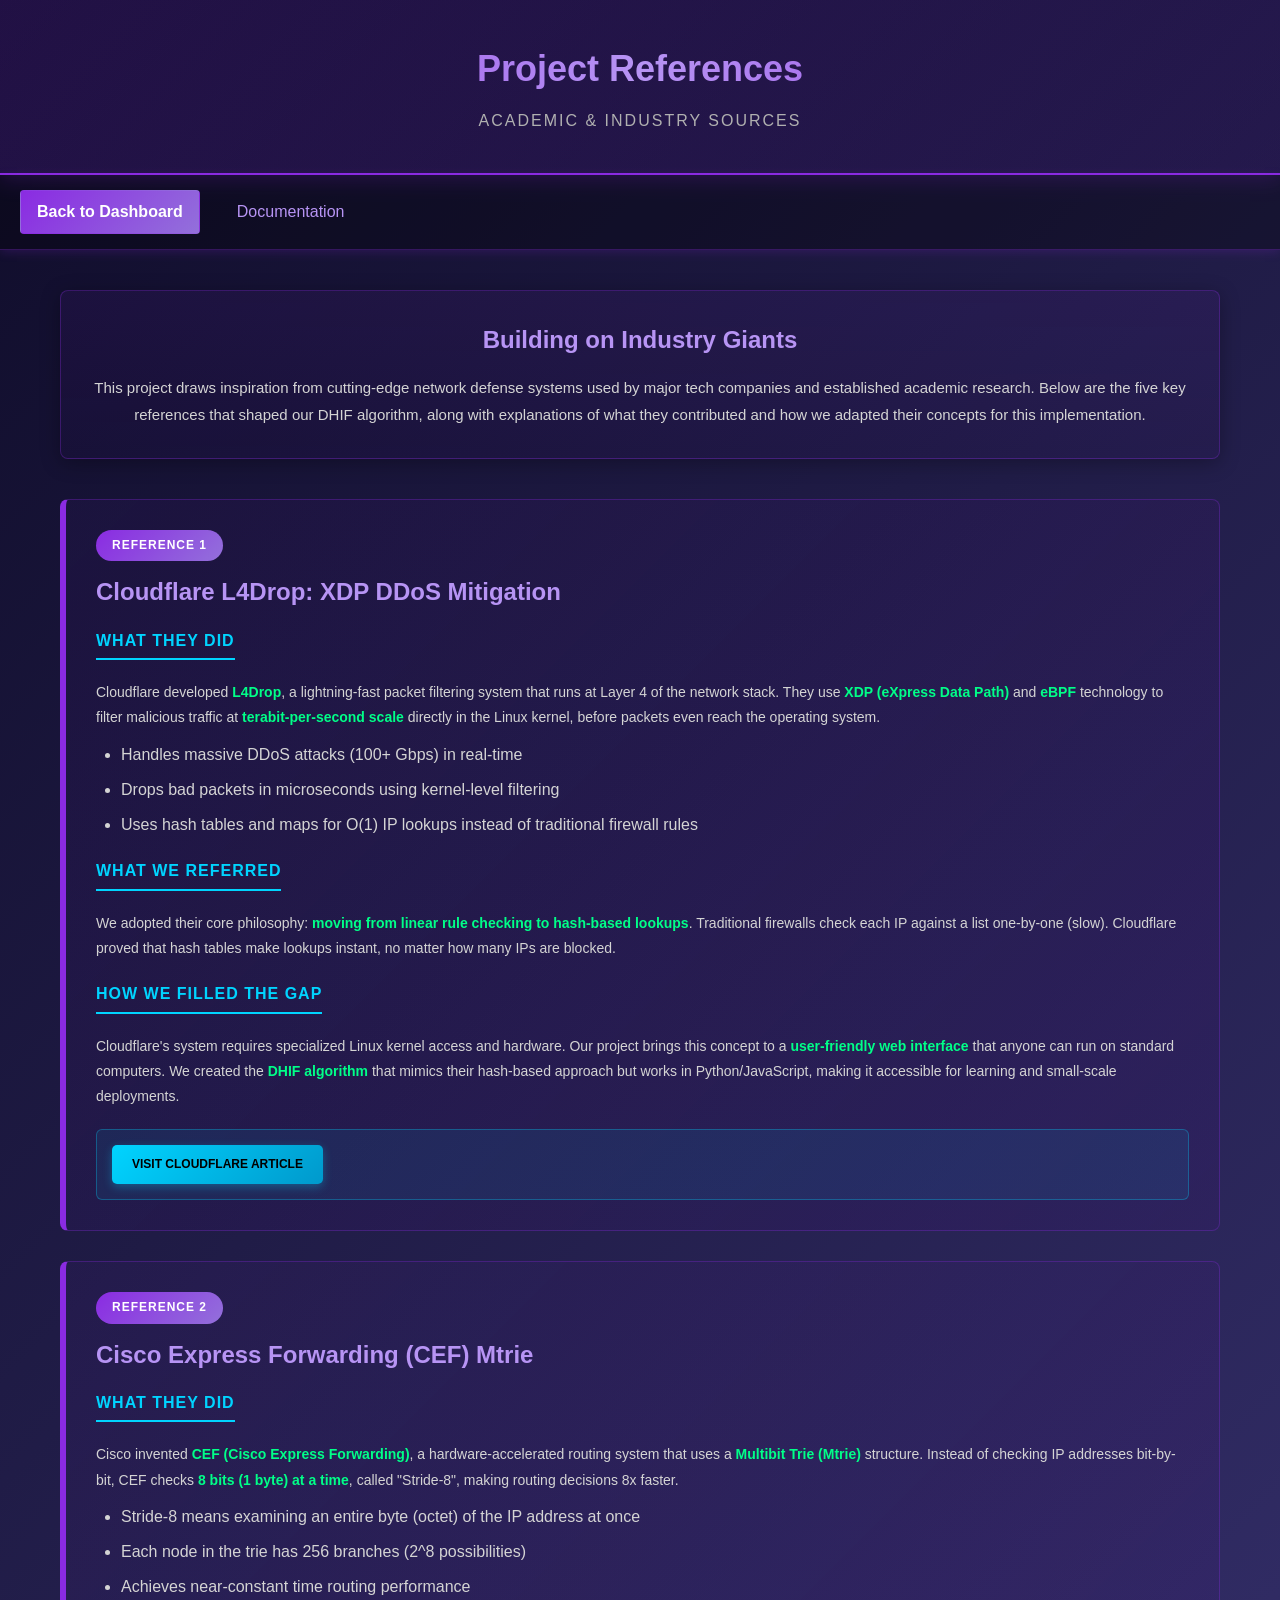
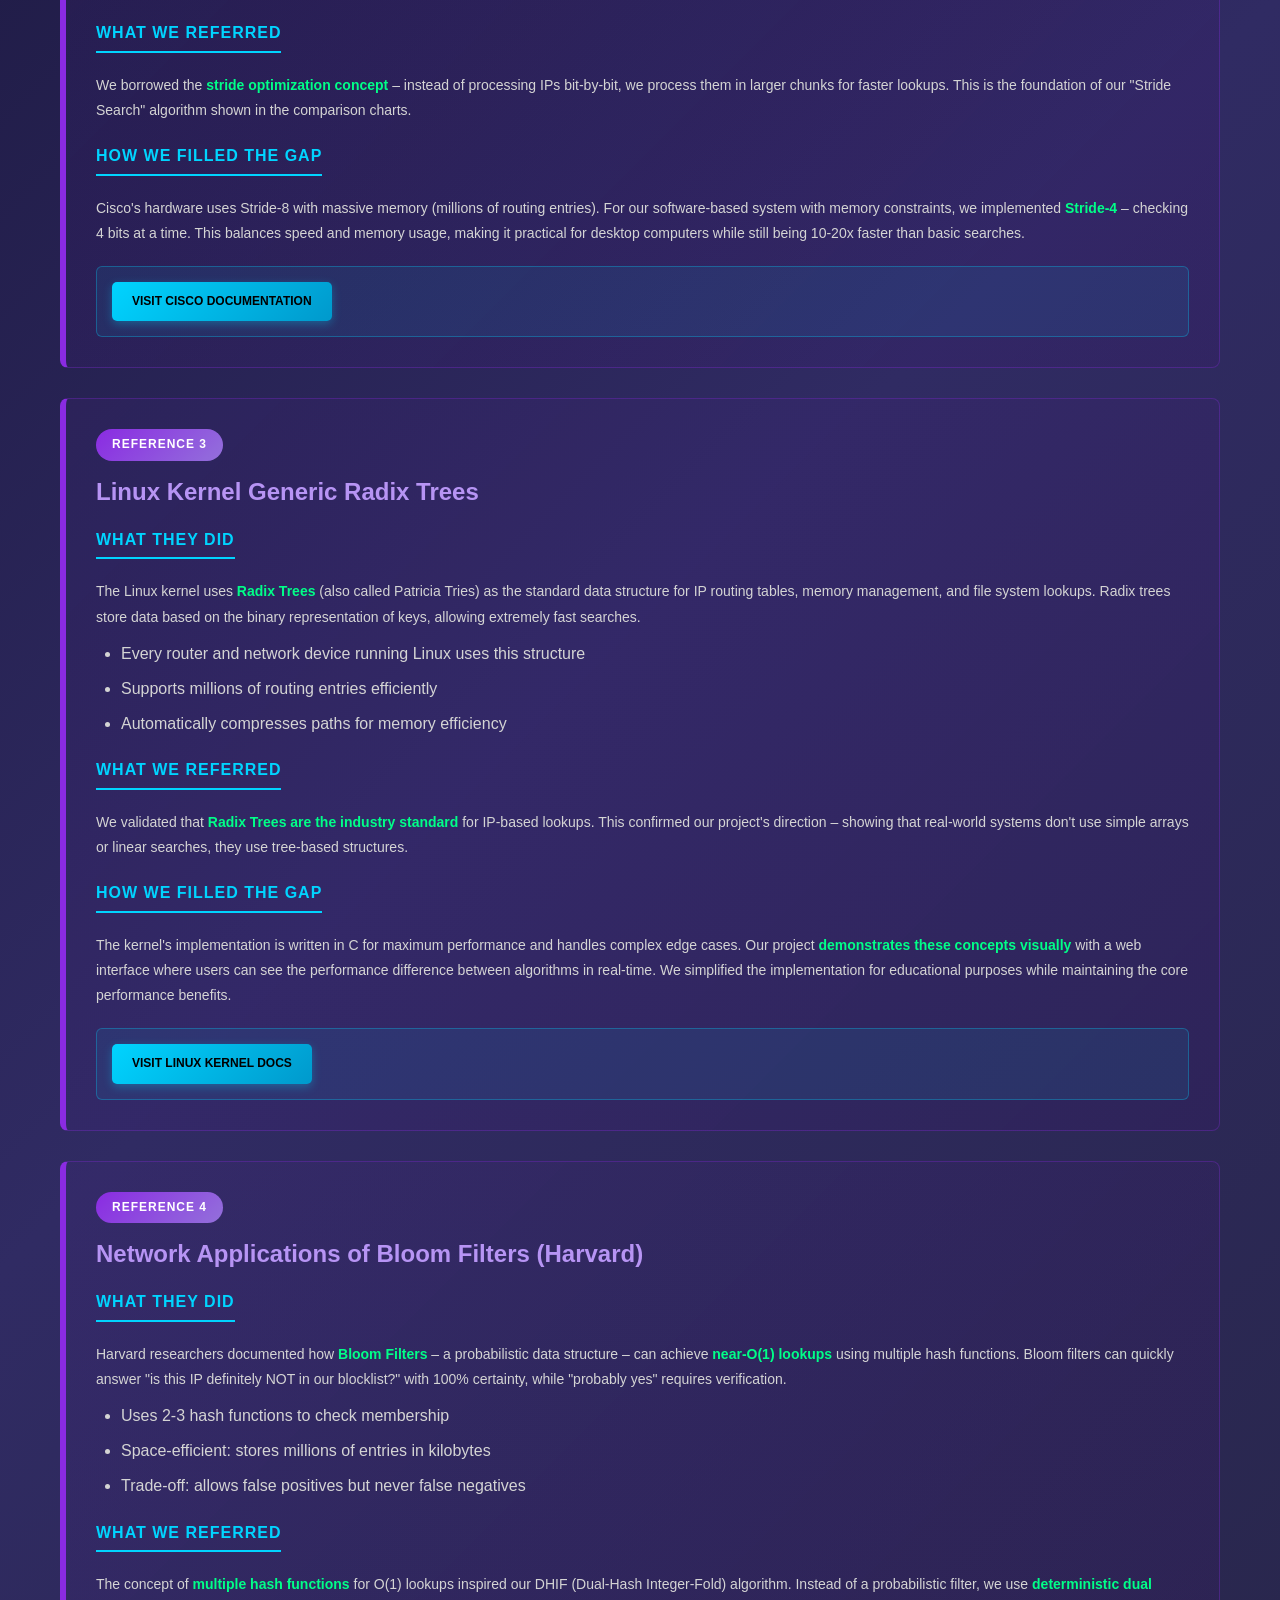
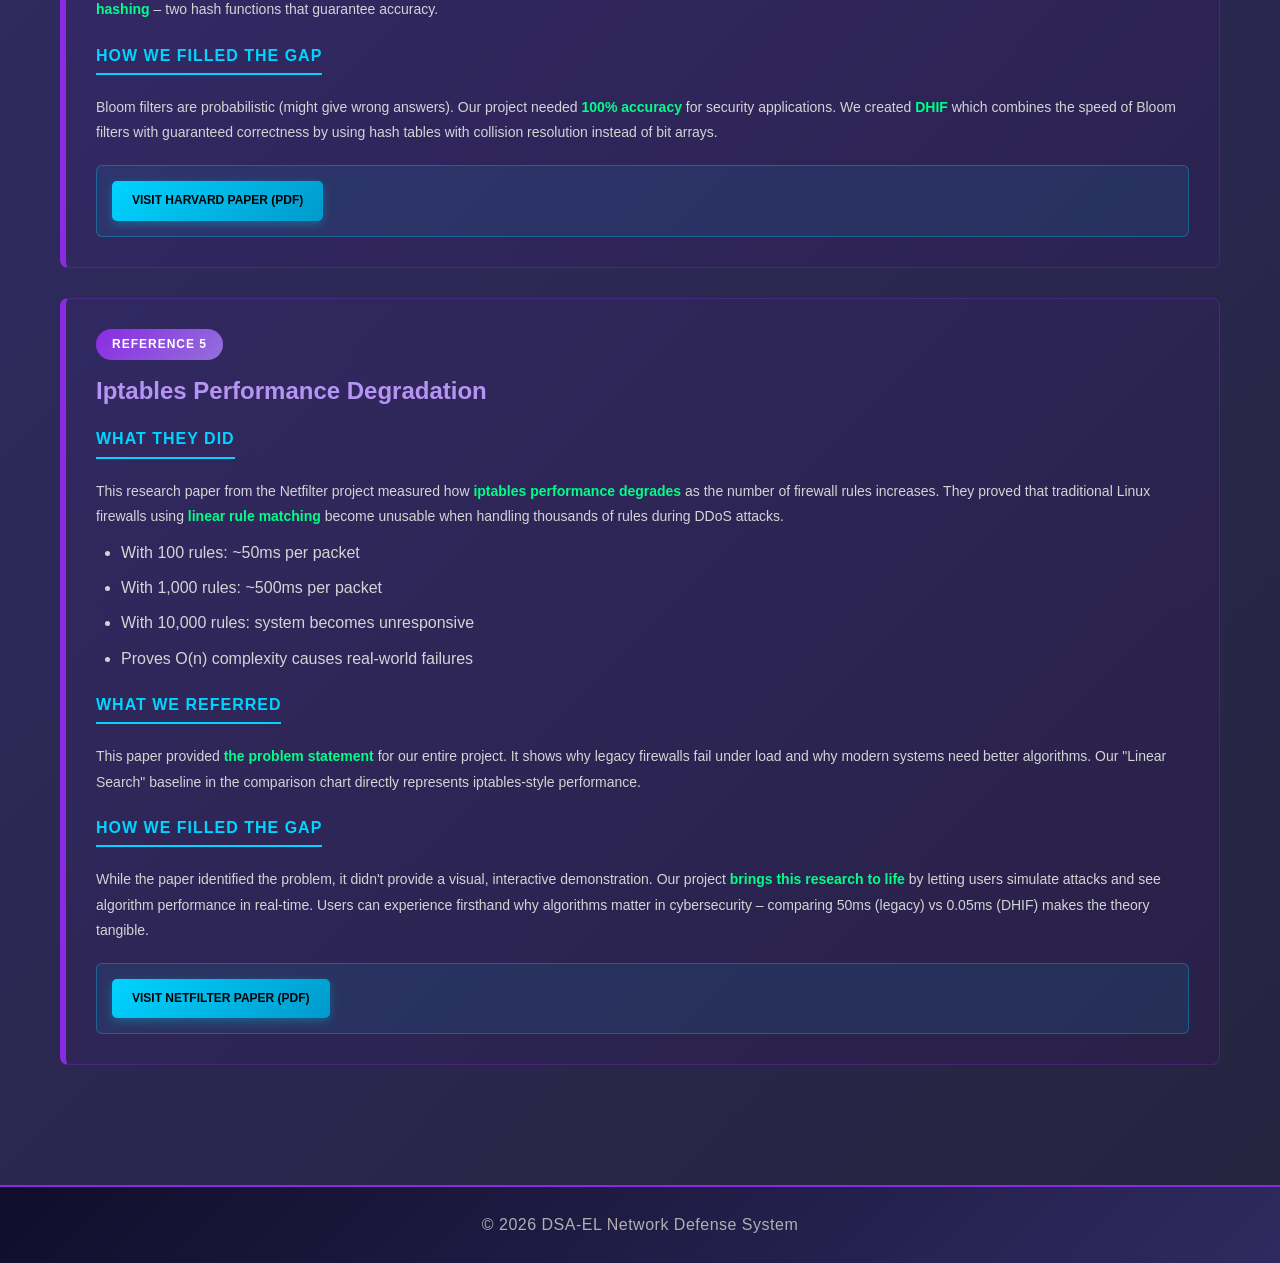
<file: templates/references.html>
<!DOCTYPE html>
<html lang="en">
<head>
    <meta charset="UTF-8">
    <meta name="viewport" content="width=device-width, initial-scale=1.0">
    <title>DSA-EL References - Project Sources</title>
    <style>
        * { margin: 0; padding: 0; box-sizing: border-box; }
        body { 
            font-family: 'Segoe UI', Tahoma, Geneva, Verdana, sans-serif;
            background: linear-gradient(135deg, #0f0c29, #302b63, #24243e);
            color: #e0e0e0;
            line-height: 1.6;
            min-height: 100vh;
        }
        .header {
            background: linear-gradient(135deg, rgba(138, 43, 226, 0.15), rgba(75, 0, 130, 0.1));
            border-bottom: 2px solid #8a2be2;
            padding: 40px 20px;
            text-align: center;
            box-shadow: 0 4px 20px rgba(138, 43, 226, 0.3);
        }
        .header h1 {
            font-size: 36px;
            margin-bottom: 10px;
            font-weight: 700;
            background: linear-gradient(90deg, #8a2be2, #b794f4, #8a2be2);
            -webkit-background-clip: text;
            -webkit-text-fill-color: transparent;
            background-clip: text;
        }
        .header p {
            font-size: 16px;
            color: #b0b0b0;
            text-transform: uppercase;
            letter-spacing: 2px;
        }
        .nav {
            background: rgba(0, 0, 0, 0.3);
            padding: 15px 20px;
            box-shadow: 0 2px 10px rgba(138, 43, 226, 0.2);
            display: flex;
            gap: 20px;
            align-items: center;
            border-bottom: 1px solid rgba(138, 43, 226, 0.3);
        }
        .nav a { color: #b794f4; text-decoration: none; padding: 8px 16px; border-radius: 4px; transition: all 0.3s ease; font-weight: 500; border: 1px solid transparent; }
        .nav a:hover { background: rgba(138, 43, 226, 0.15); border-color: #8a2be2; }
        .nav a.home-btn { background: linear-gradient(135deg, #8a2be2, #9370db); color: #fff; font-weight: 600; }
        .nav a.home-btn:hover { background: linear-gradient(135deg, #9370db, #b794f4); }
        .container {
            max-width: 1200px;
            margin: 0 auto;
            padding: 40px 20px;
        }
        .intro-section {
            background: linear-gradient(180deg, rgba(138, 43, 226, 0.08), rgba(75, 0, 130, 0.05));
            padding: 30px;
            margin-bottom: 40px;
            border-radius: 8px;
            border: 1px solid rgba(138, 43, 226, 0.3);
            box-shadow: 0 4px 20px rgba(0, 0, 0, 0.3);
            text-align: center;
        }
        .intro-section h2 {
            color: #b794f4;
            font-size: 24px;
            margin-bottom: 15px;
        }
        .intro-section p {
            color: #d4d4d4;
            font-size: 15px;
            line-height: 1.8;
        }
        .reference-card {
            background: linear-gradient(135deg, rgba(138, 43, 226, 0.05), rgba(75, 0, 130, 0.1));
            border: 1px solid rgba(138, 43, 226, 0.3);
            border-left: 6px solid #8a2be2;
            border-radius: 8px;
            padding: 30px;
            margin-bottom: 30px;
            transition: all 0.3s ease;
        }
        .reference-card:hover {
            border-left-width: 10px;
            box-shadow: 0 0 30px rgba(138, 43, 226, 0.4);
            transform: translateX(5px);
        }
        .ref-number {
            display: inline-block;
            background: linear-gradient(135deg, #8a2be2, #9370db);
            color: #fff;
            padding: 6px 16px;
            border-radius: 20px;
            font-size: 12px;
            font-weight: 700;
            margin-bottom: 15px;
            text-transform: uppercase;
            letter-spacing: 1px;
        }
        .ref-title {
            font-size: 24px;
            font-weight: 700;
            color: #b794f4;
            margin-bottom: 15px;
            line-height: 1.3;
        }
        .ref-subsection {
            margin: 20px 0;
        }
        .ref-subsection h3 {
            color: #00d4ff;
            font-size: 16px;
            margin-bottom: 10px;
            text-transform: uppercase;
            letter-spacing: 1px;
            border-bottom: 2px solid #00d4ff;
            padding-bottom: 5px;
            display: inline-block;
        }
        .ref-subsection p {
            color: #d4d4d4;
            font-size: 14px;
            line-height: 1.8;
            margin-top: 10px;
        }
        .ref-subsection ul {
            margin: 10px 0 10px 25px;
        }
        .ref-subsection li {
            color: #d4d4d4;
            margin: 8px 0;
            line-height: 1.7;
        }
        .highlight {
            color: #00ff88;
            font-weight: 600;
        }
        .ref-link-box {
            background: rgba(0, 212, 255, 0.08);
            border: 1px solid rgba(0, 212, 255, 0.3);
            border-radius: 6px;
            padding: 15px;
            margin-top: 20px;
        }
        .ref-link {
            display: inline-block;
            background: linear-gradient(135deg, #00d4ff, #0099cc);
            color: #000;
            padding: 10px 20px;
            border-radius: 5px;
            text-decoration: none;
            font-weight: 600;
            font-size: 12px;
            text-transform: uppercase;
            transition: all 0.3s ease;
            box-shadow: 0 3px 10px rgba(0, 212, 255, 0.3);
        }
        .ref-link:hover {
            box-shadow: 0 5px 20px rgba(0, 212, 255, 0.6);
            transform: translateY(-2px);
            background: linear-gradient(135deg, #00e5ff, #00b3d9);
        }
        .footer { background: linear-gradient(135deg, rgba(15, 12, 41, 0.95), rgba(48, 43, 99, 0.9)); color: #b0b0b0; text-align: center; padding: 25px; margin-top: 50px; border-top: 2px solid #8a2be2; font-size: 16px; font-weight: 500; letter-spacing: 0.5px; }
    </style>
</head>
<body>
    <div class="header">
        <h1>Project References</h1>
        <p>Academic & Industry Sources</p>
    </div>

    <div class="nav">
        <a href="/" class="home-btn">Back to Dashboard</a>
        <a href="/documentation">Documentation</a>
    </div>

    <div class="container">
        <div class="intro-section">
            <h2>Building on Industry Giants</h2>
            <p>This project draws inspiration from cutting-edge network defense systems used by major tech companies and established academic research. Below are the five key references that shaped our DHIF algorithm, along with explanations of what they contributed and how we adapted their concepts for this implementation.</p>
        </div>

        <!-- Reference 1: Cloudflare -->
        <div class="reference-card">
            <span class="ref-number">Reference 1</span>
            <div class="ref-title">Cloudflare L4Drop: XDP DDoS Mitigation</div>
            
            <div class="ref-subsection">
                <h3>What They Did</h3>
                <p>Cloudflare developed <span class="highlight">L4Drop</span>, a lightning-fast packet filtering system that runs at Layer 4 of the network stack. They use <span class="highlight">XDP (eXpress Data Path)</span> and <span class="highlight">eBPF</span> technology to filter malicious traffic at <span class="highlight">terabit-per-second scale</span> directly in the Linux kernel, before packets even reach the operating system.</p>
                <ul>
                    <li>Handles massive DDoS attacks (100+ Gbps) in real-time</li>
                    <li>Drops bad packets in microseconds using kernel-level filtering</li>
                    <li>Uses hash tables and maps for O(1) IP lookups instead of traditional firewall rules</li>
                </ul>
            </div>

            <div class="ref-subsection">
                <h3>What We Referred</h3>
                <p>We adopted their core philosophy: <span class="highlight">moving from linear rule checking to hash-based lookups</span>. Traditional firewalls check each IP against a list one-by-one (slow). Cloudflare proved that hash tables make lookups instant, no matter how many IPs are blocked.</p>
            </div>

            <div class="ref-subsection">
                <h3>How We Filled the Gap</h3>
                <p>Cloudflare's system requires specialized Linux kernel access and hardware. Our project brings this concept to a <span class="highlight">user-friendly web interface</span> that anyone can run on standard computers. We created the <span class="highlight">DHIF algorithm</span> that mimics their hash-based approach but works in Python/JavaScript, making it accessible for learning and small-scale deployments.</p>
            </div>

            <div class="ref-link-box">
                <a href="https://blog.cloudflare.com/l4drop-xdp-ebpf-based-ddos-mitigations/" target="_blank" class="ref-link">Visit Cloudflare Article</a>
            </div>
        </div>

        <!-- Reference 2: Cisco -->
        <div class="reference-card">
            <span class="ref-number">Reference 2</span>
            <div class="ref-title">Cisco Express Forwarding (CEF) Mtrie</div>
            
            <div class="ref-subsection">
                <h3>What They Did</h3>
                <p>Cisco invented <span class="highlight">CEF (Cisco Express Forwarding)</span>, a hardware-accelerated routing system that uses a <span class="highlight">Multibit Trie (Mtrie)</span> structure. Instead of checking IP addresses bit-by-bit, CEF checks <span class="highlight">8 bits (1 byte) at a time</span>, called "Stride-8", making routing decisions 8x faster.</p>
                <ul>
                    <li>Stride-8 means examining an entire byte (octet) of the IP address at once</li>
                    <li>Each node in the trie has 256 branches (2^8 possibilities)</li>
                    <li>Achieves near-constant time routing performance</li>
                </ul>
            </div>

            <div class="ref-subsection">
                <h3>What We Referred</h3>
                <p>We borrowed the <span class="highlight">stride optimization concept</span> – instead of processing IPs bit-by-bit, we process them in larger chunks for faster lookups. This is the foundation of our "Stride Search" algorithm shown in the comparison charts.</p>
            </div>

            <div class="ref-subsection">
                <h3>How We Filled the Gap</h3>
                <p>Cisco's hardware uses Stride-8 with massive memory (millions of routing entries). For our software-based system with memory constraints, we implemented <span class="highlight">Stride-4</span> – checking 4 bits at a time. This balances speed and memory usage, making it practical for desktop computers while still being 10-20x faster than basic searches.</p>
            </div>

            <div class="ref-link-box">
                <a href="https://www.cisco.com/c/en/us/support/docs/ip/express-forwarding-cef/13706-20.html" target="_blank" class="ref-link">Visit Cisco Documentation</a>
            </div>
        </div>

        <!-- Reference 3: Linux Kernel -->
        <div class="reference-card">
            <span class="ref-number">Reference 3</span>
            <div class="ref-title">Linux Kernel Generic Radix Trees</div>
            
            <div class="ref-subsection">
                <h3>What They Did</h3>
                <p>The Linux kernel uses <span class="highlight">Radix Trees</span> (also called Patricia Tries) as the standard data structure for IP routing tables, memory management, and file system lookups. Radix trees store data based on the binary representation of keys, allowing extremely fast searches.</p>
                <ul>
                    <li>Every router and network device running Linux uses this structure</li>
                    <li>Supports millions of routing entries efficiently</li>
                    <li>Automatically compresses paths for memory efficiency</li>
                </ul>
            </div>

            <div class="ref-subsection">
                <h3>What We Referred</h3>
                <p>We validated that <span class="highlight">Radix Trees are the industry standard</span> for IP-based lookups. This confirmed our project's direction – showing that real-world systems don't use simple arrays or linear searches, they use tree-based structures.</p>
            </div>

            <div class="ref-subsection">
                <h3>How We Filled the Gap</h3>
                <p>The kernel's implementation is written in C for maximum performance and handles complex edge cases. Our project <span class="highlight">demonstrates these concepts visually</span> with a web interface where users can see the performance difference between algorithms in real-time. We simplified the implementation for educational purposes while maintaining the core performance benefits.</p>
            </div>

            <div class="ref-link-box">
                <a href="https://www.kernel.org/doc/html/latest/core-api/generic-radix-tree.html" target="_blank" class="ref-link">Visit Linux Kernel Docs</a>
            </div>
        </div>

        <!-- Reference 4: Harvard Bloom Filters -->
        <div class="reference-card">
            <span class="ref-number">Reference 4</span>
            <div class="ref-title">Network Applications of Bloom Filters (Harvard)</div>
            
            <div class="ref-subsection">
                <h3>What They Did</h3>
                <p>Harvard researchers documented how <span class="highlight">Bloom Filters</span> – a probabilistic data structure – can achieve <span class="highlight">near-O(1) lookups</span> using multiple hash functions. Bloom filters can quickly answer "is this IP definitely NOT in our blocklist?" with 100% certainty, while "probably yes" requires verification.</p>
                <ul>
                    <li>Uses 2-3 hash functions to check membership</li>
                    <li>Space-efficient: stores millions of entries in kilobytes</li>
                    <li>Trade-off: allows false positives but never false negatives</li>
                </ul>
            </div>

            <div class="ref-subsection">
                <h3>What We Referred</h3>
                <p>The concept of <span class="highlight">multiple hash functions</span> for O(1) lookups inspired our DHIF (Dual-Hash Integer-Fold) algorithm. Instead of a probabilistic filter, we use <span class="highlight">deterministic dual hashing</span> – two hash functions that guarantee accuracy.</p>
            </div>

            <div class="ref-subsection">
                <h3>How We Filled the Gap</h3>
                <p>Bloom filters are probabilistic (might give wrong answers). Our project needed <span class="highlight">100% accuracy</span> for security applications. We created <span class="highlight">DHIF</span> which combines the speed of Bloom filters with guaranteed correctness by using hash tables with collision resolution instead of bit arrays.</p>
            </div>

            <div class="ref-link-box">
                <a href="https://www.eecs.harvard.edu/~michaelm/NEWWORK/postscripts/BloomFilterSurvey.pdf" target="_blank" class="ref-link">Visit Harvard Paper (PDF)</a>
            </div>
        </div>

        <!-- Reference 5: Iptables -->
        <div class="reference-card">
            <span class="ref-number">Reference 5</span>
            <div class="ref-title">Iptables Performance Degradation</div>
            
            <div class="ref-subsection">
                <h3>What They Did</h3>
                <p>This research paper from the Netfilter project measured how <span class="highlight">iptables performance degrades</span> as the number of firewall rules increases. They proved that traditional Linux firewalls using <span class="highlight">linear rule matching</span> become unusable when handling thousands of rules during DDoS attacks.</p>
                <ul>
                    <li>With 100 rules: ~50ms per packet</li>
                    <li>With 1,000 rules: ~500ms per packet</li>
                    <li>With 10,000 rules: system becomes unresponsive</li>
                    <li>Proves O(n) complexity causes real-world failures</li>
                </ul>
            </div>

            <div class="ref-subsection">
                <h3>What We Referred</h3>
                <p>This paper provided <span class="highlight">the problem statement</span> for our entire project. It shows why legacy firewalls fail under load and why modern systems need better algorithms. Our "Linear Search" baseline in the comparison chart directly represents iptables-style performance.</p>
            </div>

            <div class="ref-subsection">
                <h3>How We Filled the Gap</h3>
                <p>While the paper identified the problem, it didn't provide a visual, interactive demonstration. Our project <span class="highlight">brings this research to life</span> by letting users simulate attacks and see algorithm performance in real-time. Users can experience firsthand why algorithms matter in cybersecurity – comparing 50ms (legacy) vs 0.05ms (DHIF) makes the theory tangible.</p>
            </div>

            <div class="ref-link-box">
                <a href="https://people.netfilter.org/hawk/presentations/nfws2008/nfws2008_userday_iptables_scale.pdf" target="_blank" class="ref-link">Visit Netfilter Paper (PDF)</a>
            </div>
        </div>
    </div>

    <div class="footer">
        &copy; 2026 DSA-EL Network Defense System
    </div>
</body>
</html>
</file>
